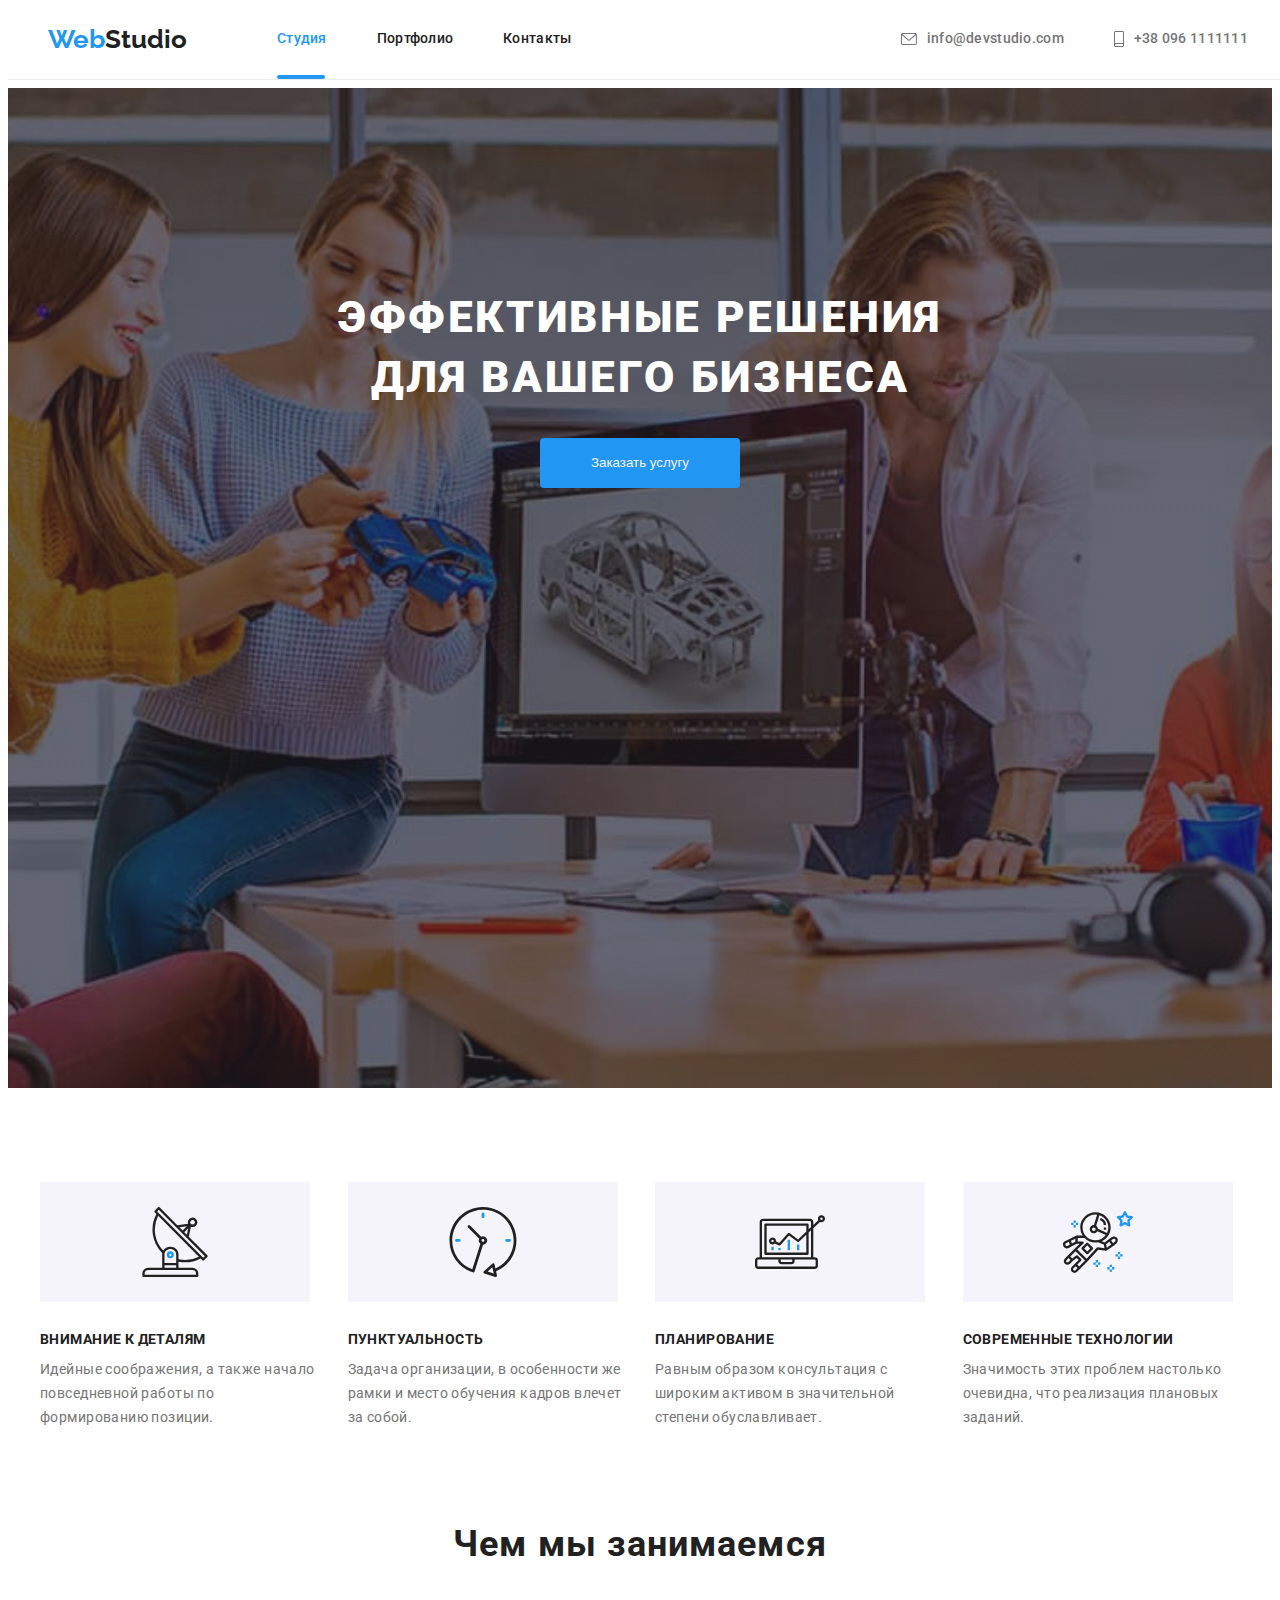
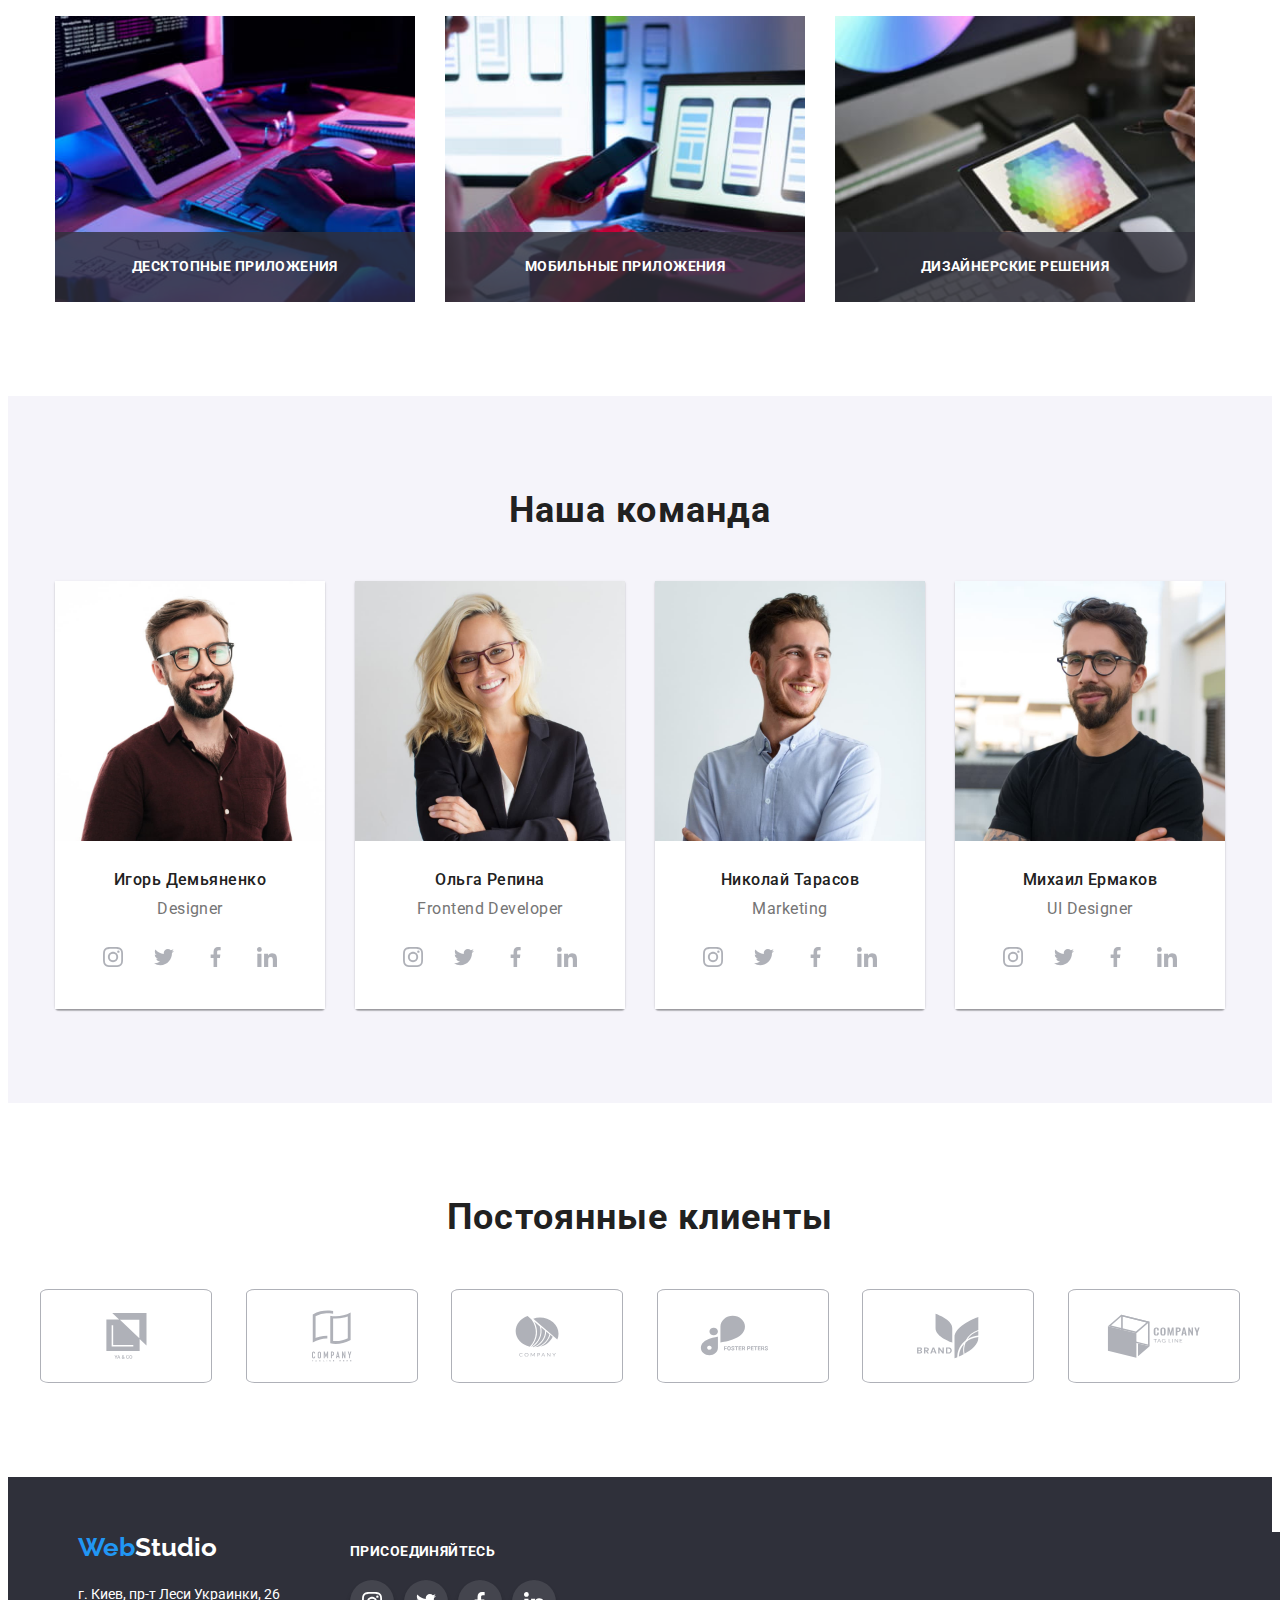
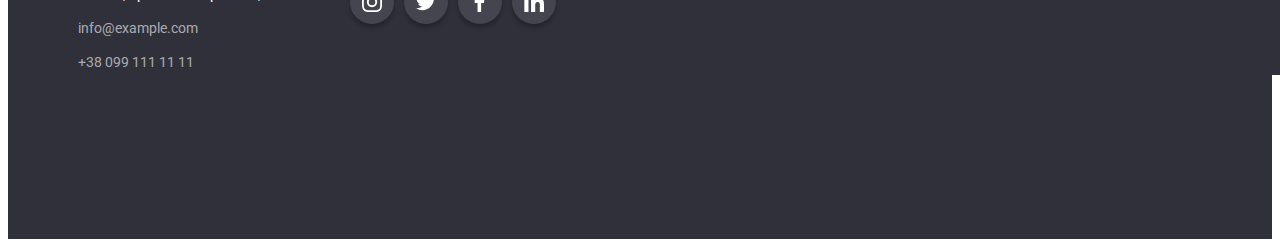
<file: index.html>
<!DOCTYPE html>
<html lang="ru">

<head>
  <meta charset="utf-8" />
  <meta name="webstudio" content="IE=edge" />
  <title>Web Studio</title>
  <link rel="preconnect" href="https://fonts.gstatic.com">
  <link href="https://fonts.googleapis.com/css2?family=Raleway:wght@700&family=Roboto:wght@400;500;700;900&display=swap"
    rel="stylesheet">
  <link rel="stylesheet" href="https://cdnjs.cloudflare.com/ajax/libs/modern-normalize/1.0.0/modern-normalize.min.css"
    integrity="sha512-ISS7cAi1PEhQ8jnbJpJZMd29NlhNj4AWYyLOSp2CE/CsHxTCu+r+t0D2yoJudVrd0/8fTVPUVDzY5Tvli75u/g=="
    crossorigin="anonymous" />
  <link href="./css/styles.css" rel="stylesheet">
</head>

<body>
  <header class="border-header">
    <div class="header-container">
      <nav class="nav-flex">
        <a class="logo" href="./index.html">Web<span class="accent-logo">Studio</span></a>
        <ul class="site-nav-list">
          <li class="site-nav-item-link"><a href="./index.html" class="site-nav-item-link current">Студия</a></li>
          <li class="site-nav-item-link"><a href="./portfolio.html" class="site-nav-item-link">Портфолио</a></li>
          <li class="site-nav-item-link"><a href="" class="site-nav-item-link">Контакты</a></li>
        </ul>
      </nav>


      <ul class="header-contacts-list">
        <li class="header-contacts-item">
          <a class="header-contacts-link" href="mailto:info@devstudio.com" target="_blank"
            rel="noreferrer noopener"><svg class="header-icon" width="16" height="12">
              <use href="./image/symbol-omg2.svg#icon-envelope"></use>
            </svg>info@devstudio.com</a>
        </li>
        <li class=" header-contacts-item">
          <a class="header-contacts-link" href="tel:+380961111111" target="_blank" rel="noreferrer noopener">
            <svg class="header-icon" width="10" height="16">
              <use href="./image/symbol-omg2.svg#icon-smartphone"></use>
            </svg>+38 096 1111111</a>
        </li>
      </ul>
    </div>
  </header>

  <main>
    <!--!FEATURES-->
    <section class="what-we-doing-section">
      <div class="what-we-doing-container">
        <h1 class="main-title-index">Эффективные решения для вашего бизнеса</h1>
        <button type="button" class="button-index" data-modal-open>Заказать услугу</button>
      </div>
    </section>


    <section class="ourfeatures section">
      <div class="ourfeatures container">
        <h2 class="hidden-elements">Наши особенности</h2>
        <ul class="features list">
          <li class="features-elemnt">
            <div class="features-box">
              <svg class="icon-features">
                <use href="./image/symbol-omg3.svg#antenna"></use>
              </svg>
            </div>
            <h3 class="lower-titles-index">Внимание к деталям</h3>
            <p class="secondary-text-index">
              Идейные соображения, а также начало повседневной работы по формированию позиции.
            </p>
          </li>
          <li class="features-elemnt">
            <div class="features-box">
              <svg class="icon-features">
                <use href="./image/symbol-omg3.svg#clock"></use>
              </svg>
            </div>
            <h3 class="lower-titles-index">Пунктуальность</h3>
            <p class="secondary-text-index">
              Задача организации, в особенности же рамки и место обучения кадров влечет за собой.
            </p>
          </li>
          <li class="features-elemnt">
            <div class="features-box">
              <svg class="icon-features">
                <use href="./image/symbol-omg3.svg#diagram"></use>
              </svg>
            </div>
            <h3 class="lower-titles-index">Планирование</h3>
            <p class="secondary-text-index">
              Равным образом консультация c широким активом в значительной степени обуславливает.
            </p>
          </li>
          <li class="features-elemnt">
            <div class="features-box">
              <svg class="icon-features">
                <use href="./image/symbol-omg3.svg#astronaut"></use>
              </svg>
            </div>
            <h3 class="lower-titles-index">Современные технологии</h3>
            <p class="secondary-text-index">
              Значимость этих проблем настолько очевидна, что реализация плановых заданий.
            </p>
          </li>
        </ul>
      </div>
    </section>

    <!--!OUR-TASKS-->
    <section class="our-tasks-section">
      <div class="our-tasks-container">
        <h2 class="bottom-titles-index">Чем мы занимаемся</h2>
        <ul class="our-tasks-list">
          <li class="our-tasks-item">
            <div class="our-tasks-thumb">
              <img src="./image/img-1.jpg" alt="разработка" width="370">
              <div class="our-tasks-absolute">
                Десктопные приложения
              </div>
            </div>
          </li>
          <li class="our-tasks-item">
            <div class="our-tasks-thumb">
              <img src="./image/img-2.jpg" alt="оптимизация" width="370">
              <div class="our-tasks-absolute">
                Мобильные приложения
              </div>
            </div>
          </li>
          <li class="our-tasks-item">
            <div class="our-tasks-thumb">
              <img src="./image/img-3.jpg" alt="реализация" width="370">
              <div class="our-tasks-absolute">
                Дизайнерские решения
              </div>
            </div>
          </li>
        </ul>
      </div>
    </section>

    <!--!OUR-TEAM-->
    <section class="our-team-section">
      <h2 class="our-team-section-title">Наша команда </h2>
      <div class="our-team-section-container">
        <ul class="our-team-section-list">
          <li class="our-team-section-item">
            <img class="our-team-section-image" src="./image/igor.jpg" alt="игорь" width="270">
            <div class="our-team-card">
              <h3 class="our-names">Игорь Демьяненко </h3>
              <p class="names-discription">Designer </p>
              <div class="team-social-links-container">
                <ul class="team-social-links-list">
                  <li class="team-social-links-item">
                    <a class="team-social-links-link " href="https://www.instagram.com/?hl=ru" target="_blank"
                      rel="noreferrer noopener" aria-label="Instagram">
                      <svg class="icon">
                        <use href="./image/symbol-omg.svg#icon-instagram"></use>
                      </svg>
                    </a>
                  </li>
                  <li class="team-social-links-item">
                    <a class="team-social-links-link" href="https://twitter.com/?lang=ru" target="_blank"
                      rel="noreferrer noopener" aria-label="twitter">
                      <svg class=" icon">
                        <use href="./image/symbol-omg.svg#icon-twitter"></use>
                      </svg>
                    </a>
                  </li>
                  <li class="team-social-links-item">
                    <a class="team-social-links-link" href="https://www.facebook.com/" target="_blank"
                      rel="noreferrer noopener" aria-label="Facebook">
                      <svg class="icon">
                        <use href="./image/symbol-omg.svg#icon-facebook"></use>
                      </svg>
                    </a>
                  </li>
                  <li class="team-social-links-item">
                    <a class="team-social-links-link" href="https://ru.linkedin.com/" target="_blank"
                      rel="noreferrer noopener" aria-label="linkedin">
                      <svg class=" icon">
                        <use href="./image/symbol-omg.svg#icon-linkedin"></use>
                      </svg>
                    </a>
                  </li>
                </ul>
              </div>
            </div>
          </li>

          <li class="our-team-section-item">
            <img class="our-team-section-image" src="./image/olya.jpg" alt="оля" width="270">
            <div class="our-team-card">
              <h3 class="our-names">Ольга Репина</h3>
              <p class="names-discription">Frontend Developer</p>
              <div class="team-social-links-container">
                <ul class="team-social-links-list">
                  <li class="team-social-links-item">
                    <a class="team-social-links-link " href="https://www.instagram.com/?hl=ru" target="_blank"
                      rel="noreferrer noopener" aria-label="instagram">
                      <svg class="icon">
                        <use href="./image/symbol-omg.svg#icon-instagram"></use>
                      </svg>
                    </a>
                  </li>
                  <li class="team-social-links-item">
                    <a class="team-social-links-link" href="https://twitter.com/?lang=ru" target="_blank"
                      rel="noreferrer noopener" aria-label="twitter">
                      <svg class=" icon">
                        <use href="./image/symbol-omg.svg#icon-twitter"></use>
                      </svg>
                    </a>
                  </li>
                  <li class="team-social-links-item">
                    <a class="team-social-links-link" href="https://www.facebook.com/" target="_blank"
                      rel="noreferrer noopener">
                      <svg class="icon">
                        <use href="./image/symbol-omg.svg#icon-facebook"></use>
                      </svg>
                    </a>
                  </li>
                  <li class="team-social-links-item">
                    <a class="team-social-links-link" href="https://ru.linkedin.com/" target="_blank"
                      rel="noreferrer noopener" aria-label="linkedin">
                      <svg class=" icon">
                        <use href="./image/symbol-omg.svg#icon-linkedin"></use>
                      </svg>
                    </a>
                  </li>
                </ul>
              </div>
            </div>
          </li>

          <li class="our-team-section-item">
            <img class="our-team-section-image" src="./image/kolya.jpg" alt="коля" width="270">
            <div class="our-team-card">
              <h3 class="our-names">Николай Тарасов</h3>
              <p class="names-discription">Marketing</p>
              <div class="team-social-links-container">
                <ul class="team-social-links-list">
                  <li class="team-social-links-item">
                    <a class="team-social-links-link " href="https://www.instagram.com/?hl=ru" target="_blank"
                      rel="noreferrer noopener" aria-label="instagram">
                      <svg class="icon">
                        <use href="./image/symbol-omg.svg#icon-instagram"></use>
                      </svg>
                    </a>
                  </li>
                  <li class="team-social-links-item">
                    <a class="team-social-links-link" href="https://twitter.com/?lang=ru" target="_blank"
                      rel="noreferrer noopener" aria-label="twitter">
                      <svg class=" icon">
                        <use href="./image/symbol-omg.svg#icon-twitter"></use>
                      </svg>
                    </a>
                  </li>
                  <li class="team-social-links-item">
                    <a class="team-social-links-link" href=""" target=" _blank" rel="noreferrer noopener">
                      <svg class="icon">
                        <use href="./image/symbol-omg.svg#icon-facebook"></use>
                      </svg>
                    </a>
                  </li>
                  <li class="team-social-links-item">
                    <a class="team-social-links-link" href="https://ru.linkedin.com/" target="_blank"
                      rel="noreferrer noopener" aria-label="twitter">
                      <svg class=" icon">
                        <use href="./image/symbol-omg.svg#icon-linkedin"></use>
                      </svg>
                    </a>
                  </li>
                </ul>
              </div>
            </div>
          </li>

          <li class="our-team-section-item">
            <img class="our-team-section-image" src="./image/miwa.jpg" alt="миша" width="270">
            <div class="our-team-card">
              <h3 class="our-names">Михаил Ермаков</h3>
              <p class="names-discription">UI Designer</p>
              <div class="team-social-links-container">
                <ul class="team-social-links-list">
                  <li class="team-social-links-item">
                    <a class="team-social-links-link " href="https://www.instagram.com/?hl=ru" target="_blank"
                      rel="noreferrer noopener" aria-label="Instagram">
                      <svg class="icon">
                        <use href="./image/symbol-omg.svg#icon-instagram"></use>
                      </svg>
                    </a>
                  </li>
                  <li class="team-social-links-item">
                    <a class="team-social-links-link" href="https://twitter.com/"" target=" _blank"
                      rel="noreferrer noopener">
                      <svg class=" icon">
                        <use href="./image/symbol-omg.svg#icon-twitter"></use>
                      </svg>
                    </a>
                  </li>
                  <li class="team-social-links-item">
                    <a class="team-social-links-link" href="https://www.facebook.com/" target="_blank" <!--
                      rel="noreferrer noopener">
                      <svg class="icon">
                        <use href="./image/symbol-omg.svg#icon-facebook"></use>
                      </svg>
                    </a>
                  </li>
                  <li class="team-social-links-item">
                    <a class="team-social-links-link" href="https://ru.linkedin.com/" target="_blank"
                      rel="noreferrer noopener">
                      <svg class=" icon">
                        <use href="./image/symbol-omg.svg#icon-linkedin"></use>
                      </svg>
                    </a>
                  </li>
                </ul>
              </div>
            </div>
          </li>
        </ul>
      </div>
    </section>

    <section class="clients section">
      <div class="clients container">
        <h2 class="our-team-section-title">Постоянные клиенты</h2>
        <ul class="clients-list">
          <li class="clients-list-item">
            <a class="clients-list-link" href="">
              <svg class="clients-list-icon" width="41" height="46">
                <use href="./image/symbol-omg2.svg#icon-c1"></use>
              </svg>
            </a>
          </li>

          <li class="clients-list-item">
            <a class="clients-list-link" href="">
              <svg class="clients-list-icon" width="40" height="52">
                <use href="./image/symbol-omg2.svg#icon-c2"></use>
              </svg>
            </a>
          </li>

          <li class="clients-list-item">
            <a class="clients-list-link" href="">
              <svg class="clients-list-icon" width="44" height="42">
                <use href="./image/symbol-omg2.svg#icon-c3"></use>
              </svg>
            </a>
          </li>

          <li class="clients-list-item">
            <a class="clients-list-link" href="">
              <svg class="clients-list-icon" width="85" height="41">
                <use href="./image/symbol-omg2.svg#icon-c4"></use>
              </svg>
            </a>
          </li>

          <li class="clients-list-item">
            <a class="clients-list-link" href="">
              <svg class="clients-list-icon" width="62" height="46">
                <use href="./image/symbol-omg2.svg#icon-c5"></use>
              </svg>
            </a>
          </li>


          <li class=" clients-list-item">
            <a class="clients-list-link" href="">
              <svg class="clients-list-icon" width="94" height="44">
                <use href="./image/symbol-omg2.svg#icon-c6"></use>
              </svg>
            </a>
          </li>
        </ul>
      </div>
    </section>
  </main>


  <!--!BASELINE-->
  <footer class="footer">
    <div class="footer-container">
      <div class="">

        <address>
          <a href="./index.html" class="logo-bottom">Web<span class="accent-white">Studio</span></a>
          <p class="footer-adress"><a class="footer-adress" href="https://goo.gl/maps/gyJEV5aS9oNLiFQU9">г. Киев, пр-т
              Леси Украинки, 26</a></p>

          <ul class="foot list">
            <li class="foot item">
              <a class="footer-contact link" href="mailto:infoexample.com">info@example.com
              </a>

            </li>
            <li class="foot item">
              <a class="footer-contact link" href="tel:+380991111111">+38 099 111 11 11
              </a>
            </li>
          </ul>
        </address>
      </div>

      <div class="footer-social-links-container">
        <b class="footer-social-links-text">ПРИСОЕДИНЯЙТЕСЬ</b>
        <ul class="footer-social-links-list">
          <li><a href="" class="footer-social-links">
              <svg class="footer-icons">
                <use href="./image/symbol-omg.svg#icon-instagram"></use>
              </svg></a>
          </li>
          <li><a href="" class="footer-social-links">
              <svg class="footer-icons">
                <use href="./image/symbol-omg.svg#icon-twitter"></use>
              </svg></a>
          </li>
          <li><a href="" class="footer-social-links">
              <svg class="footer-icons">
                <use href="./image/symbol-omg.svg#icon-facebook"></use>
              </svg></a>
          </li>
          <li><a href="" class="footer-social-links">
              <svg class="footer-icons">
                <use href="./image/symbol-omg.svg#icon-linkedin"></use>
              </svg></a>
          </li>
        </ul>
      </div>

    </div>
  </footer>

  <div class="backdrop is-hidden" data-modal>
    <div class="modal">
      <div class="modal-window">
        <button class="modal-icon" type="button" data-modal-close>
          <svg class="icon-close" width="18" height="18">
            <use href="./image/symbol-omg3.svg#close"></use>
          </svg>
        </button>
      </div>
    </div>
  </div>

  <script src="./js/script.js"></script>

</body>

</html>
</file>
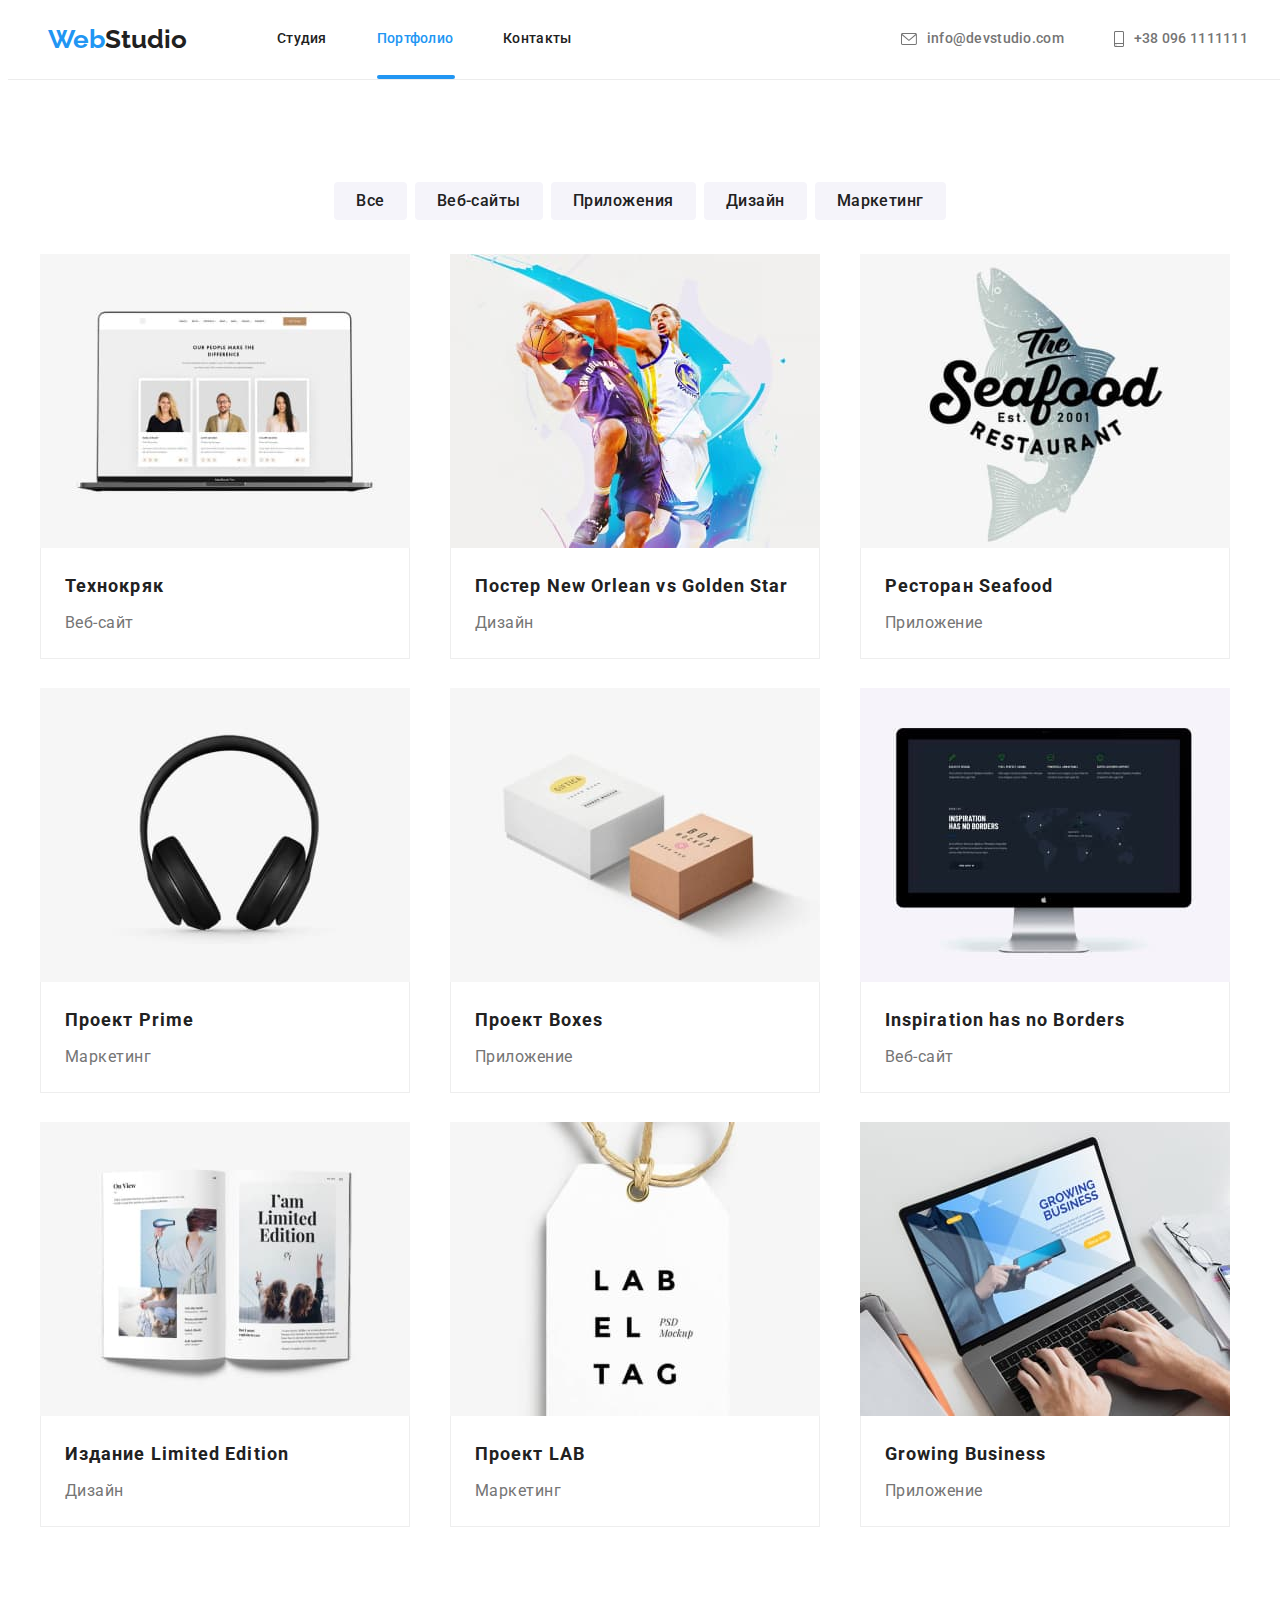
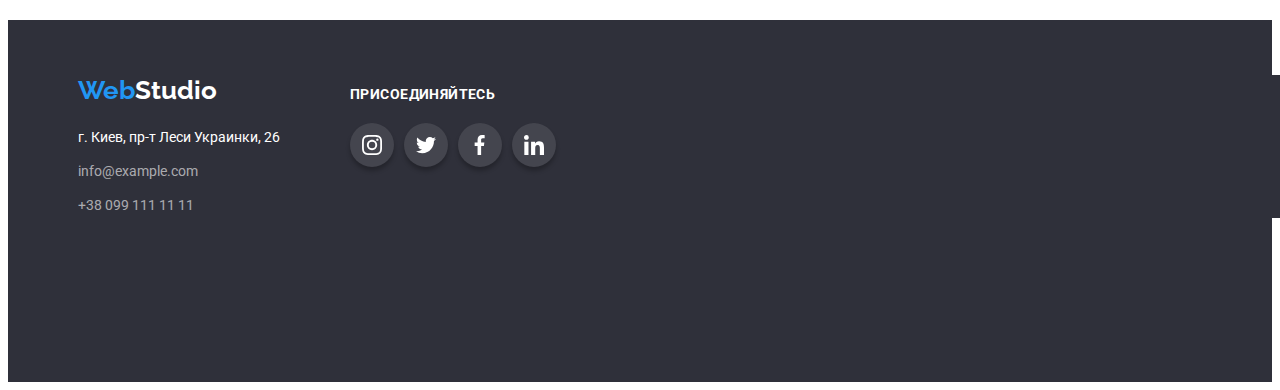
<file: portfolio.html>
<!DOCTYPE html>
<html lang="ru">

<head>
  <meta charset="utf-8">
  <meta name="porfolio" content="IE=edge">
  <title>WebStudio-Portfolio</title>
  <link rel="preconnect" href="https://fonts.gstatic.com">
  <link href="https://fonts.googleapis.com/css2?family=Raleway:wght@700&family=Roboto:wght@400;500;700;900&display=swap"
    rel="stylesheet">
  <link rel="stylesheet" href="https://cdnjs.cloudflare.com/ajax/libs/modern-normalize/1.0.0/modern-normalize.min.css"
    integrity="sha512-ISS7cAi1PEhQ8jnbJpJZMd29NlhNj4AWYyLOSp2CE/CsHxTCu+r+t0D2yoJudVrd0/8fTVPUVDzY5Tvli75u/g=="
    crossorigin="anonymous" />
  <link href="./css/styles.css" rel="stylesheet">
</head>

<body>
  <header class="border-header">
    <div class="header-container">
      <nav class="nav-flex">
        <a class="logo" href="./index.html">Web<span class="accent-logo">Studio</span></a>
        <ul class="site-nav-list">
          <li class="site-nav-item-link"><a href="./index.html" class="site-nav-item-link">Студия</a></li>
          <li class="site-nav-item-link"><a href="./portfolio.html"
              class="site-nav-item-link current-port">Портфолио</a>
          </li>
          <li class="site-nav-item-link"><a href="" class="site-nav-item-link">Контакты</a></li>
        </ul>
      </nav>

      <ul class="header-contacts-list">
        <li class="header-contacts-item">
          <a href="mailto:info@devstudio.com" target="_blank" rel="noreferrer noopener"
            class="header-contacts-link"><svg class="header-icon" width="16" height="12">
              <use href="./image/symbol-omg2.svg#icon-envelope"></use>
            </svg>info@devstudio.com</a>
        </li>
        <li class=" header-contacts-item">
          <a class="header-contacts-link" href="tel:+380961111111" target="_blank" rel="noreferrer noopener">
            <svg class="header-icon" width="10" height="16">
              <use href="./image/symbol-omg2.svg#icon-smartphone"></use>
            </svg>+38 096 1111111</a>
        </li>
      </ul>
    </div>
  </header>

  <main>
    <section class="portfolio-main-section">
      <div class="portfolio-main-container">
        <h1 class="hidden-elements">Наши проекты</h1>
        <ul class="portfolio-buttons-list">
          <li class="portfolio-buttons-item"><button type="button" class="buttons active">Все</button></li>
          <li class="portfolio-buttons-item"><button type="button" class="buttons active">Веб-сайты</button></li>
          <li class="portfolio-buttons-item"><button type="button" class="buttons active">Приложения</button></li>
          <li class="portfolio-buttons-item"><button type="button" class="buttons active">Дизайн</button></li>
          <li class="portfolio-buttons-item"><button type="button" class="buttons active">Маркетинг</button></li>
        </ul>



        <ul class="portfolio-card-set">
          <li class="portfolio-card-set-item">
            <a class="card-set-content" href="">
              <div class="card-set-thumb">
                <img src="./image/portfolio/imgkryz.jpg" alt="вебсайт" width="370">
                <div class="thumb-absolute">
                  <p class="thumb-absolute-text">Технокряк это современная площадка распространения коронавируса.
                    Компании используют эту платформу
                    для цифрового
                    шпионажа и атак на защищённые сервера конкурентов.</p>
                </div>
              </div>
              <div class="card-set-text">
                <h2 class="port-titles">Технокряк</h2>
                <p class="port-texts">Веб-сайт</p>
              </div>
            </a>
          </li>

          <li class="portfolio-card-set-item">
            <a class="card-set-content" href="">
              <div class="card-set-thumb">
                <img src="./image/portfolio/ball.jpg" alt="баскетболисты" width="370">
              </div>
              <div class="card-set-text">
                <h2 class="port-titles">Постер New Orlean vs Golden Star</h2>
                <p class="port-texts">Дизайн</p>
              </div>
            </a>
          </li>

          <li class="portfolio-card-set-item">
            <a class="card-set-content" href="">
              <div class="card set thumb">
                <img src="./image/portfolio/fish.jpg" alt="логотип-рыба" width="370">
              </div>
              <div class="card-set-text">
                <h2 class="port-titles">Ресторан Seafood</h2>
                <p class="port-texts">Приложение</p>
              </div>
            </a>
          </li>

          <li class="portfolio-card-set-item">
            <a class="card-set-content" href="">
              <div class="card set thumb">
                <img src="./image/portfolio/imgears.jpg" alt="наушники" width="370">
              </div>
              <div class="card-set-text">
                <h2 class="port-titles">Проект Prime</h2>
                <p class="port-texts">Маркетинг</p>
              </div>
            </a>
          </li>

          <li class="portfolio-card-set-item">
            <a class="card-set-content">
              <div class="card set thumb"><img src="./image/portfolio/imgbox1.jpg" alt="коробки" width="370">
              </div>
              <div class="card-set-text">
                <h2 class="port-titles">Проект Boxes</h2>
                <p class="port-texts">Приложение</p>
              </div>
            </a>
          </li>

          <li class="portfolio-card-set-item">
            <a class="card-set-content" href="">
              <div class="card set thumb">
                <img src="./image/portfolio/imgscreen.jpg" alt="монитор" width="370">
              </div>
              <div class="card-set-text">
                <h2 class="port-titles">Inspiration has no Borders</h2>
                <p class="port-texts">Веб-сайт</p>
              </div>
            </a>
          </li>

          <li class="portfolio-card-set-item">
            <a class="card-set-content" href="">
              <div class="card set thumb">
                <img src="./image/portfolio/imgbook.jpg" alt="книжки" width="370">
              </div>
              <div class="card-set-text">
                <h2 class="port-titles">Издание Limited Edition</h2>
                <p class="port-texts">Дизайн</p>
              </div>
            </a>
          </li>

          <li class="portfolio-card-set-item">
            <a class="card-set-content" href="">
              <div class="card set thumb">
                <img src="./image/portfolio/imgtag.jpg" alt="ярлык" width="370">
              </div>
              <div class="card-set-text">
                <h2 class="port-titles">Проект LAB</h2>
                <p class="port-texts">Маркетинг</p>
              </div>
            </a>
          </li>

          <li class="portfolio-card-set-item">
            <a class="card-set-content" href="">
              <div class="card set thumb">
                <img src="./image/portfolio/imghands.jpg" alt="клавитура" width="370">
              </div>
              <div class="card-set-text">
                <h2 class="port-titles">Growing Business</h2>
                <p class="port-texts">Приложение</p>
              </div>
            </a>
          </li>
        </ul>
      </div>
    </section>

  </main>

  <!--!BASELINE-->
  <footer class="footer">
    <div class="footer-container">
      <div class="">

        <address>
          <a href="./index.html" class="logo-bottom">Web<span class="accent-white">Studio</span></a>
          <p class="footer-adress"><a class="footer-adress" href="https://goo.gl/maps/gyJEV5aS9oNLiFQU9">г. Киев, пр-т
              Леси Украинки, 26</a></p>

          <ul class="foot list">
            <li class="foot item">
              <a class="footer-contact link" href="mailto:infoexample.com">info@example.com
              </a>

            </li>
            <li class="foot item">
              <a class="footer-contact link" href="tel:+380991111111">+38 099 111 11 11
              </a>
            </li>
          </ul>
        </address>
      </div>

      <div class="footer-social-links-container">
        <b class="footer-social-links-text">ПРИСОЕДИНЯЙТЕСЬ</b>
        <ul class="footer-social-links-list">
          <li><a href="" class="footer-social-links">
              <svg class="footer-icons">
                <use href="./image/symbol-omg.svg#icon-instagram"></use>
              </svg></a>
          </li>
          <li><a href="" class="footer-social-links">
              <svg class="footer-icons">
                <use href="./image/symbol-omg.svg#icon-twitter"></use>
              </svg></a>
          </li>
          <li><a href="" class="footer-social-links">
              <svg class="footer-icons">
                <use href="./image/symbol-omg.svg#icon-facebook"></use>
              </svg></a>
          </li>
          <li><a href="" class="footer-social-links">
              <svg class="footer-icons">
                <use href="./image/symbol-omg.svg#icon-linkedin"></use>
              </svg></a>
          </li>
        </ul>
      </div>

    </div>

  </footer>

</body>


</html>
</file>
<file: css/styles.css>
:root {
  --bg-color: #ffffff;
  --bg-color-secondary: #2f303a;
  --main-text: #212121;
  --secondary-text: #757575;
  --text-hover: #2196f3;
  --color-logos: #2196f3;
  --buttons-text: #212121;
  --buttons-text-active: #ffffff;
  --buttons-main-bcg: #f5f4fa;
  --buttons-active-bcg: #2196f3;
  --footer-contacts: rgba(255, 255, 255, 0.6);
  --margin-card-set: 30px;
  --icons-bg: ##f5f4fa;
  --icon-color: #afb1b8;
  --transition-duration: 250ms;
  --transition-timing-function: cubic-bezier(0.4, 0, 0.2, 1);
}

body {
  background-color: var(--bg-color);
  color: var(--main-text);
  font-family: Roboto, sans-serif;
  padding-top: 80px;
}

ul {
  list-style: none;
  /*outline: 1px seagreen solid;**/
  margin: 0px;
  padding: 0px;
}

img {
  max-width: 100%;
  display: block;
}

h1,
h2,
h3,
h4,
p {
  margin: 0px;
  padding: 0px;
  /*outline: 1px seagreen solid;*/
}

/*INDEX-html-page*/

.border-header {
  border-bottom: 1px solid #ececec;
  position: fixed;
  width: 100%;
  top: 0;
  background-color: #ffffff;
  z-index: 2;
}

.header-container {
  width: 1200px;
  padding: 24px 15px;
  margin-left: auto;
  margin-right: auto;
  display: flex;
  align-items: center;
  justify-content: space-between;
}

.nav-flex {
  display: flex;
  align-items: center;
}

.logo {
  margin-right: 90px;

  color: var(--color-logos);
  font-family: Raleway;
  font-style: normal;
  font-weight: 700;
  font-size: 26px;
  line-height: 1.19;
  text-decoration: none;
}

.accent-logo {
  color: #212121;
}

.accent-white {
  color: #ffffff;
}

.site-nav-list {
  display: flex;
}

.site-nav-item-link:not(:last-child) {
  margin-right: 50px;
}

.site-nav-item-link {
  color: var(--main-text);
  font-family: inherit;
  font-weight: 500;
  font-size: 14px;
  line-height: 1.14;
  letter-spacing: 0.02em;
  text-decoration: none;
}

.site-nav-item-link .current,
.site-nav-item-link .current-port {
  color: var(--text-hover);
}

.site-nav-item-link .current::after {
  display: block;
  content: "";
  margin-top: 28px;
  width: 48px;
  height: 4px;
  position: absolute;
  background: #2196f3;
  border-radius: 2px;
}

.site-nav-item-link .current-port::after {
  display: block;
  content: "";
  margin-top: 28px;
  width: 78px;
  height: 4px;
  position: absolute;
  background: #2196f3;
  border-radius: 2px;
}

.site-nav-item-link:hover,
.site-nav-item-link:focus {
  color: var(--text-hover);
  transition-property: color;
  transition-duration: var(--transition-duration);
  transition-timing-function: var(--transition-timing-function);
}

/*header contacts*/
.header-contacts-list {
  display: flex;
}

.header-contacts-item:not(:last-child) {
  margin-right: 50px;
}

.header-contacts-link {
  display: flex;
  align-items: center;
  color: var(--secondary-text);
  font-family: inherit;
  font-style: normal;
  font-weight: 500;
  font-size: 14px;
  line-height: 1.14;
  letter-spacing: 0.02em;
  text-decoration: none;
}

.header-contacts-link:focus,
.header-contacts-link:hover {
  color: var(--text-hover);
  transition-property: color;
  transition-duration: var(--transition-duration);
  transition-timing-function: var(--transition-timing-function);
}

.header-icon {
  fill: currentColor;
  margin-right: 10px;
}

/*========WHAT WO DOINg SECTION====*/
.what-we-doing-section {
  max-width: 1600px;
  height: 600px;
  margin-left: auto;
  margin-right: auto;
  background-size: cover;
  background-repeat: no-repeat;
  background-position: center;
  background-image: linear-gradient(
      to right,
      rgba(47, 48, 58, 0.4),
      rgba(47, 48, 58, 0.4)
    ),
    url(../css/images/bg-hero.jpg);

  background-color: var(--bg-color-secondary);
  text-align: center;
  padding: 200px 15px;
}

.what-we-doing-container {
  width: 696px;
  margin-right: auto;
  margin-left: auto;
}

.main-title-index {
  color: var(--bg-color);
  font-family: inherit;
  font-weight: 900;
  font-size: 44px;
  line-height: 1.36;
  text-align: center;
  letter-spacing: 0.06em;
  text-transform: uppercase;
}

.button-index {
  width: 200px;
  height: 50px;
  left: 700px;
  top: 430px;
  margin-top: 30px;

  color: var(--buttons-main-bcg);
  background-color: var(--buttons-active-bcg);
  cursor: pointer;
  border-radius: 4px;
  border-style: none;
}

.button-index:hover,
.button-index:focus {
  background: #188ce8;
  box-shadow: 0px 4px 4px rgba(0, 0, 0, 0.15);
  border-radius: 4px;

  transition-property: background;
  transition-duration: var(--transition-duration);
  transition-timing-function: var(--transition-timing-function);
}

/* ========BACkDROP index========= */
.backdrop {
  position: fixed;
  z-index: 3;
  top: 0;
  left: 0;
  width: 100%;
  height: 100%;
  background-color: rgba(0, 0, 0, 0.2);
}

.backdrop.is-hidden {
  opacity: 0;
  pointer-events: none;
  visibility: hidden;
}

.modal {
  position: absolute;
  top: 50%;
  left: 50%;
  transform: translate(-50%, -50%);
  min-width: 528px;
  min-height: 581px;

  background: #ffffff;
  box-shadow: 0px 1px 3px rgba(0, 0, 0, 0.12), 0px 1px 1px rgba(0, 0, 0, 0.14),
    0px 2px 1px rgba(0, 0, 0, 0.2);
  border-radius: 4px;
}

.modal-window {
  position: relative;
  width: 100%;
  height: 100%;
}

.modal-icon {
  position: absolute;
  right: 8px;
  top: 8px;
  width: 30px;
  height: 30px;
  display: flex;
  align-items: center;

  background: #ffffff;
  border: 1px solid rgba(0, 0, 0, 0.1);
  border-radius: 50%;
  cursor: pointer;
  color: black;
}

.modal-icon:hover,
.modal-icon:focus {
  color: #188ce8;
  transition-property: color;
  transition-duration: var(--transition-duration);
  transition-timing-function: var(--transition-timing-function);
}

.icon-close {
  color: currentColor;
}

/*============OUR FEATURES SEctION=====*/
.section {
  padding-top: 94px;
  padding-bottom: 94px;
}

.container {
  width: 1200px;
  margin-left: auto;
  margin-right: auto;
  padding-left: 15px;
  padding-right: 15px;
}

.features {
  display: flex;
  flex-wrap: wrap;
  justify-content: flex-start;
}
.features-elemnt {
  width: calc((100% - 90px) / 4);
  margin-right: 30px;
}

.features-box {
  width: 270px;
  height: 120px;
  display: flex;
  align-items: center;
  justify-content: center;
  margin-bottom: 30px;
  background-color: var(--buttons-main-bcg);
}

.icon-features {
  width: 70px;
  height: 70px;
}

.features-elemnt:last-child {
  margin-right: 0px;
}
.lower-titles-index {
  color: var(--main-text);
  font-family: inherit;
  font-weight: 700;
  font-size: 14px;
  line-height: 1.14;
  letter-spacing: 0.03em;
  text-transform: uppercase;
}

.secondary-text-index {
  margin-top: 10px;

  color: var(--secondary-text);
  font-family: inherit;
  font-weight: 400;
  font-size: 14px;
  line-height: 1.71;
  letter-spacing: 0.03em;
}

.bottom-titles-index {
  margin-bottom: 50px;

  color: var(--main-text);
  font-family: inherit;
  font-style: normal;
  font-weight: 700;
  font-size: 36px;
  line-height: 1.16;
  text-align: center;
  letter-spacing: 0.03em;
}

/*============= OUR TASK SECTION========= */

.our-tasks-section {
  padding-bottom: 94px;
}

.our-tasks-container {
  width: 1200px;
  margin-left: auto;
  margin-right: auto;
}

.our-tasks-list {
  display: flex;
  justify-content: center;
  padding-left: 15px;
  padding-right: 15px;
}

.our-tasks-item {
  margin-right: 30px;
}

.our-tasks:last-child {
  margin-right: 0px;
}

.our-tasks-thumb {
  position: relative;
  display: flex;
  align-items: flex-end;
}

.our-tasks-absolute {
  position: absolute;
  z-index: 1;
  width: 360px;
  height: 70px;
  display: flex;
  justify-content: center;
  align-items: center;

  font-family: Roboto;
  font-weight: bold;
  font-size: 14px;
  line-height: 1.14;
  text-align: center;
  letter-spacing: 0.03em;
  text-transform: uppercase;
  color: #ffffff;
  background: rgba(47, 48, 58, 0.8);
}
/*===================OUR TEAM SECTION==============*/
.our-team-section {
  background-color: #f5f4fa;
  padding-top: 94px;
  padding-bottom: 94px;
}

.our-team-section-container {
  width: 1200px;
  margin-left: auto;
  margin-right: auto;
}

.our-team-section-title {
  margin-bottom: 50px;
  color: var(--main-text);
  font-family: inherit;
  font-style: normal;
  font-weight: 700;
  font-size: 36px;
  line-height: 1.16;
  text-align: center;
  letter-spacing: 0.03em;
}

.our-team-section-list {
  display: flex;
  justify-content: center;
  padding-left: 15px;
  padding-right: 15px;
}

.our-team-section-item {
  margin-right: 30px;
  width: 270px;
  left: 215px;
  top: 1635px;

  box-shadow: 0px 1px 3px rgba(0, 0, 0, 0.12), 0px 1px 1px rgba(0, 0, 0, 0.14),
    0px 2px 1px rgba(0, 0, 0, 0.2);
  border-radius: 0px 0px 4px 4px;
}
.our-team-section-item:last-child {
  margin-right: 0px;
}

.our-names {
  margin-bottom: 10px;

  color: var(--main-text);
  font-family: inherit;
  font-weight: 500;
  font-size: 16px;
  line-height: 1.18;
  text-align: center;
  letter-spacing: 0.03em;
}

/*.our-team-section-image {
}*/

.our-team-card {
  padding: 30px 32px;
  background: var(--buttons-text-active);
}
.names-discription {
  color: var(--secondary-text);
  font-family: inherit;
  font-weight: 400;
  font-size: 16px;
  line-height: 1.18;
  text-align: center;
  letter-spacing: 0.03em;
}

.team-social-links-container {
  width: 206px;
  margin-top: 16px;
}

.team-social-links-list {
  display: flex;
  justify-content: space-around;
}

/* .team-social-links-item {
}

.team-social-links-item:hover {
} */

.team-social-links-link {
  background-color: var(--icons-bg);
  width: 44px;
  height: 44px;
  border-radius: 50%;
  display: flex;
  justify-content: center;
  align-items: center;
  text-decoration: none;
  color: var(--icon-color);
}

.team-social-links-link:hover,
.team-social-links-link:focus {
  background-color: var(--text-hover);
  color: #ffffff;

  transition-property: background-color;
  transition-duration: var(--transition-duration);
  transition-timing-function: var(--transition-timing-function);
}

.icon {
  width: 20px;
  height: 20px;
  fill: currentColor;
}

.clients-list {
  display: flex;
  justify-content: space-between;
}

/* .clients-list-item {
} */

.clients-list-link {
  display: flex;
  width: 170px;
  height: 92px;
  justify-content: center;
  align-items: center;
  border: solid 1px #afb1b8;
  border-radius: 5%;
  color: var(--icon-color);
}

.clients-list-link:hover,
.clients-list-link:focus {
  color: var(--text-hover);
  border: solid 1px #2196f3;
  transition-property: color;
  transition-duration: var(--transition-duration);
  transition-timing-function: var(--transition-timing-function);
}

.clients-list-icon {
  fill: currentColor;
}

/*=================FOOTER================*/

.footer {
  background-color: #2f303a;
  min-height: 252px;
  padding: 55px;
}

.footer-container {
  width: 1200px;
  padding-left: 15px;
  padding-right: 15px;
  margin-left: auto;
  margin-right: auto;
  display: flex;
  align-items: baseline;
  background: #2f303a;
}

.logo-bottom {
  margin-right: 0px;

  color: var(--color-logos);
  font-family: Raleway;
  font-style: normal;
  font-weight: 700;
  font-size: 26px;
  line-height: 1.19;
  text-decoration: none;
}

.footer-adress {
  margin-top: 20px;

  color: var(--buttons-text-active);
  font-family: inherit;
  font-style: normal;
  font-weight: 400;
  font-size: 14px;
  line-height: 1.71;
  text-decoration: none;
}

.footer-adress:hover,
.footer-adress:focus {
  color: var(--text-hover);
  text-decoration: none;
  transition-property: color;
  transition-duration: var(--transition-duration);
  transition-timing-function: var(--transition-timing-function);
}

.footer-contact {
  color: rgba(255, 255, 255, 0.6);
  font-family: inherit;
  font-style: normal;
  font-weight: 400;
  font-size: 14px;
  line-height: 1.71;
  text-decoration: none;
}

.footer-contact:hover,
.footer-contact:focus {
  color: var(--text-hover);
  transition-property: color;
  transition-duration: var(--transition-duration);
  transition-timing-function: var(--transition-timing-function);
}

.foot {
  margin-top: 10px;
}

.footer-social-links-container {
  width: 206px;
  height: 80px;
  margin-left: 70px;
}

.footer-social-links-text {
  font-family: Roboto;
  font-weight: bold;
  font-size: 14px;
  line-height: 1.14;
  letter-spacing: 0.03em;
  text-transform: uppercase;
  color: var(--buttons-text-active);
}
.footer-social-links-list {
  display: flex;
  justify-content: space-between;
  margin-top: 20px;
}

.footer-social-links {
  width: 44px;
  height: 44px;
  border-radius: 50%;
  display: flex;
  justify-content: center;
  align-items: center;
  text-decoration: none;
  color: #ffffff;
  background: rgba(255, 255, 255, 0.1);
  box-shadow: 0px 4px 4px rgba(0, 0, 0, 0.25);
}

.footer-social-links:hover,
.footer-social-links:focus {
  background-color: var(--text-hover);
  color: #ffffff;
  transition-property: background-color;
  transition-duration: var(--transition-duration);
  transition-timing-function: var(--transition-timing-function);
}

.footer-icons {
  width: 20px;
  height: 20px;
  fill: currentColor;
}

/*================PORTFOLIO-NAV========================*/
/*main-buttons*/
.hidden-elements {
  display: none;
}
.portfolio-main-section {
  padding-top: 94px;
  padding-bottom: 94px;

  background-color: #ffffff;
}

.portfolio-main-container {
  width: 1200px;
  padding-left: 15px;
  padding-right: 15px;
  margin-left: auto;
  margin-right: auto;

  background-color: var(--bg-color);
}

.portfolio-buttons-list {
  display: flex;
  flex-wrap: wrap;
  justify-content: center;
  margin-bottom: 34px;
}

.portfolio-buttons-item {
  margin-right: 8px;
}
.portfolio-buttons-item:last-child {
  margin-right: 0px;
}

.buttons {
  padding: 6px 22px;

  color: var(--buttons-text);
  background: var(--buttons-main-bcg);
  cursor: pointer;
  font-family: inherit;
  font-weight: 500;
  font-size: 16px;
  line-height: 1.62;
  text-align: center;
  letter-spacing: 0.03em;
  border-radius: 4px;
  border-style: none;
}

.buttons.active:hover,
.buttons.active:focus {
  color: var(--buttons-text-active);
  background: var(--buttons-active-bcg);
  cursor: pointer;
  transition-property: background;
  transition-duration: var(--transition-duration);
  transition-timing-function: var(--transition-timing-function);
}
/*=============PORTFOLIO MAIN LIST=================*/
.portfolio-card-set {
  display: flex;
  flex-wrap: wrap;
  margin-left: calc(-1 * var(--margin-card-set));
  margin-top: calc(-1 * var(--margin-card-set));
}

.portfolio-card-set-item {
  flex-basis: calc((100% - 3 * var(--margin-card-set)) / 3);
  margin-left: var(--margin-card-set);
  margin-top: var(--margin-card-set);
}

.card-set-content {
  display: block;
  text-decoration: none;
  width: 370px;
  height: 404px;
  left: 215px;
  top: 262px;

  background: #ffffff;
  box-sizing: border-box;
}

.card-set-content:hover,
.card-set-content:focus {
  background: #ffffff;
  box-sizing: border-box;
  box-shadow: 0px 1px 1px rgba(0, 0, 0, 0.12), 0px 4px 4px rgba(0, 0, 0, 0.06),
    1px 4px 6px rgba(0, 0, 0, 0.16);
  cursor: pointer;

  transition-property: box-shadow;
  transition-duration: var(--transition-duration);
  transition-timing-function: var(--transition-timing-function);
}

.card-set-thumb {
  position: relative;
}

.thumb-absolute {
  position: absolute;
  bottom: 0;
  width: 100%;
  height: 100%;
  padding: 64px 24px;
  opacity: 0;
  background-color: rgba(33, 150, 243, 0.9);
}

.thumb-absolute:hover {
  opacity: 1;
  transition-property: background;
  transition-duration: var(--transition-duration);
  transition-timing-function: var(--transition-timing-function);
}

.thumb-absolute-text {
  font-family: Roboto;
  font-weight: 400;
  font-size: 18px;
  line-height: 1.55;

  letter-spacing: 0.03em;
  color: #ffffff;
}

.card-set-text {
  padding: 20px 24px;
  border-bottom: 1px solid #eeeeee;
  border-right: 1px solid #eeeeee;
  border-left: 1px solid #eeeeee;
}

.port-titles {
  color: var(--main-text);
  font-family: inherit;
  font-style: normal;
  font-weight: 700;
  font-size: 18px;
  line-height: 2;
  letter-spacing: 0.06em;
}

.port-texts {
  margin-top: 4px;

  color: var(--secondary-text);
  font-family: inherit;
  font-style: normal;
  font-weight: 400;
  font-size: 16px;
  line-height: 1.87;
  letter-spacing: 0.03em;
}
/*=================END CARD SET===========*/

/*===============FOOter====================*/
</file>
